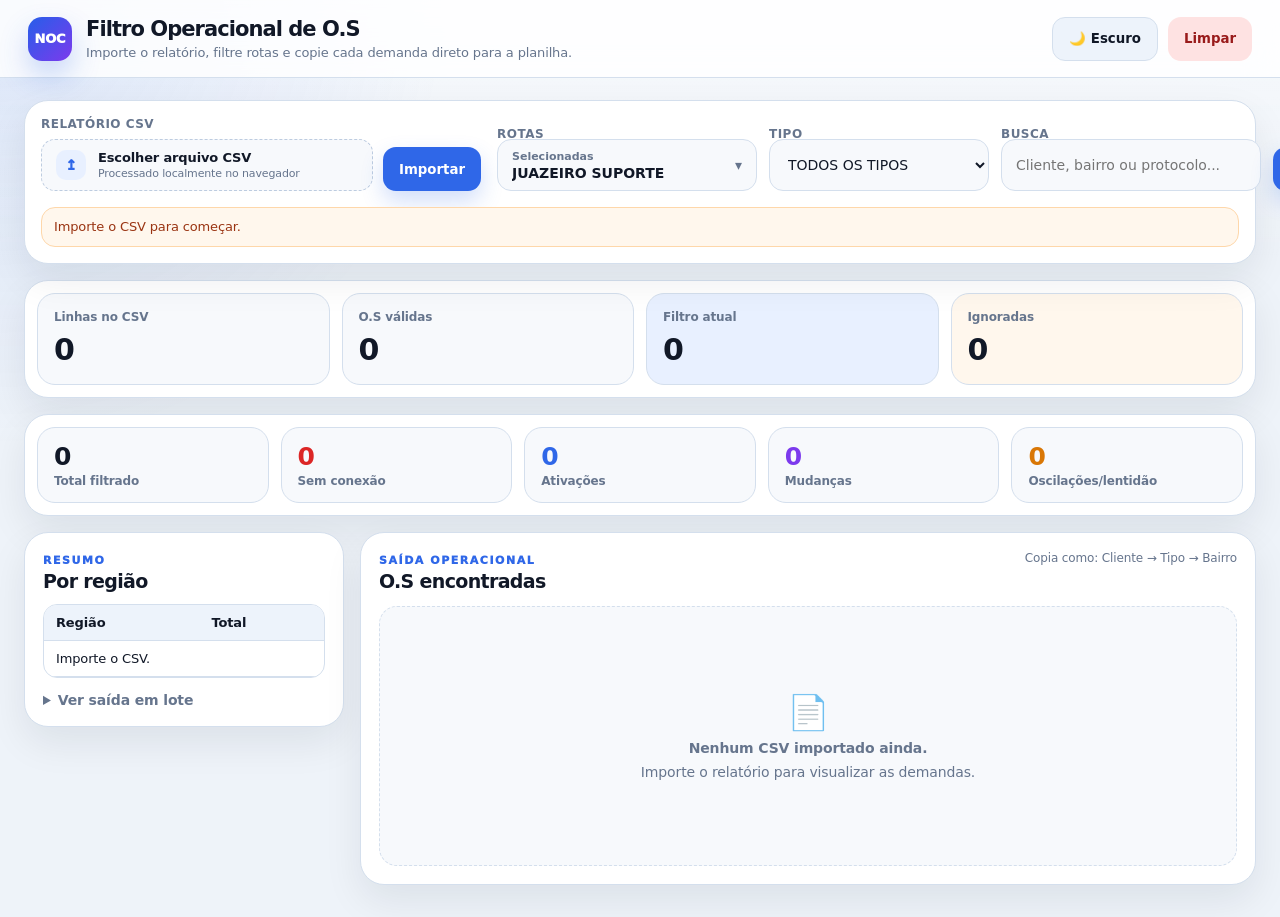
<file: index.html>
<!doctype html>
<html lang="pt-BR">
<head>
  <meta charset="UTF-8" />
  <meta name="viewport" content="width=device-width, initial-scale=1.0" />
  <title>NOC Rotas - Filtro Operacional</title>
  <link rel="stylesheet" href="./styles.css" />
</head>
<body>
  <header class="app-header">
    <div class="brand">
      <div class="brand-mark">NOC</div>
      <div>
        <h1>Filtro Operacional de O.S</h1>
        <p>Importe o relatório, filtre rotas e copie cada demanda direto para a planilha.</p>
      </div>
    </div>

    <div class="header-actions">
      <button class="btn btn-ghost" id="btnTema" type="button">🌙 Escuro</button>
      <button class="btn btn-danger" id="btnLimpar" type="button">Limpar</button>
    </div>
  </header>

  <main class="app-shell">
    <section class="command-center">
      <div class="upload-area">
        <div class="field-title">Relatório CSV</div>
        <label class="file-box" for="csvFile">
          <input id="csvFile" type="file" accept=".csv,text/csv" />
          <span class="file-icon">↥</span>
          <span class="file-text">
            <strong id="fileName">Escolher arquivo CSV</strong>
            <small>Processado localmente no navegador</small>
          </span>
        </label>
        <button class="btn btn-primary" id="btnImportar" type="button">Importar</button>
      </div>

      <div class="filters-area">
        <div class="filter-field filter-routes">
          <label>Rotas</label>
          <div class="multi-dropdown" id="rotasDropdown">
            <button type="button" class="multi-trigger" id="rotasTrigger">
              <span>
                <small>Selecionadas</small>
                <strong id="rotasResumo">JUAZEIRO SUPORTE</strong>
              </span>
              <span class="chevron">▾</span>
            </button>

            <div class="multi-menu" id="rotasMenu">
              <div class="multi-menu-header">
                <strong>Selecionar rotas</strong>
                <span>Marque quantas precisar</span>
              </div>
              <input id="buscaRota" class="multi-search" type="text" placeholder="Buscar rota..." />

              <div class="multi-actions">
                <button type="button" id="btnTodasRotas">Selecionar todas</button>
                <button type="button" id="btnLimparRotas">Limpar</button>
              </div>

              <div class="multi-list" id="listaRotas"></div>
            </div>
          </div>
        </div>

        <div class="filter-field">
          <label for="filtroTipo">Tipo</label>
          <select id="filtroTipo"></select>
        </div>

        <div class="filter-field search-field">
          <label for="buscaLivre">Busca</label>
          <input id="buscaLivre" type="text" placeholder="Cliente, bairro ou protocolo..." />
        </div>

        <button class="btn btn-secondary" id="btnCopiarLote" type="button">Copiar filtradas</button>
      </div>

      <div id="statusMsg" class="notice notice-warn">Importe o CSV para começar.</div>
    </section>

    <section class="stats-grid">
      <article class="stat-card">
        <span>Linhas no CSV</span>
        <strong id="totalImportado">0</strong>
      </article>
      <article class="stat-card">
        <span>O.S válidas</span>
        <strong id="totalContabilizado">0</strong>
      </article>
      <article class="stat-card stat-primary">
        <span>Filtro atual</span>
        <strong id="totalFiltrado">0</strong>
      </article>
      <article class="stat-card stat-soft">
        <span>Ignoradas</span>
        <strong id="totalIgnorado">0</strong>
      </article>
    </section>

    <section class="quick-summary">
      <article class="mini-card">
        <strong id="resumoTotal">0</strong>
        <span>Total filtrado</span>
      </article>
      <article class="mini-card red">
        <strong id="resumoSemConexao">0</strong>
        <span>Sem conexão</span>
      </article>
      <article class="mini-card blue">
        <strong id="resumoAtivacao">0</strong>
        <span>Ativações</span>
      </article>
      <article class="mini-card purple">
        <strong id="resumoMudancas">0</strong>
        <span>Mudanças</span>
      </article>
      <article class="mini-card amber">
        <strong id="resumoLentidao">0</strong>
        <span>Oscilações/lentidão</span>
      </article>
    </section>

    <section class="workspace">
      <aside class="side-card">
        <div class="card-title compact">
          <div>
            <span class="section-kicker">RESUMO</span>
            <h2>Por região</h2>
          </div>
        </div>
        <div class="summary-table-wrap">
          <table class="summary-table">
            <thead>
              <tr>
                <th>Região</th>
                <th>Total</th>
              </tr>
            </thead>
            <tbody id="resumoTabela">
              <tr><td colspan="2">Importe o CSV.</td></tr>
            </tbody>
          </table>
        </div>

        <details class="lote-details">
          <summary>Ver saída em lote</summary>
          <textarea id="saidaLote" readonly placeholder="As O.S filtradas aparecem aqui em formato de colunas..."></textarea>
        </details>
      </aside>

      <section class="result-card">
        <div class="card-title result-title">
          <div>
            <span class="section-kicker">SAÍDA OPERACIONAL</span>
            <h2>O.S encontradas</h2>
          </div>
          <span class="hint">Copia como: Cliente → Tipo → Bairro</span>
        </div>

        <div id="lista" class="os-list">
          <div class="empty-state">
            <div class="empty-icon">📄</div>
            <strong>Nenhum CSV importado ainda.</strong>
            <span>Importe o relatório para visualizar as demandas.</span>
          </div>
        </div>
      </section>
    </section>
  </main>

  <script src="./app.js"></script>
</body>
</html>
</file>
<file: styles.css>
:root {
  color-scheme: light;
  --bg: #eef3f9;
  --surface: #ffffff;
  --surface-soft: #f7f9fc;
  --surface-strong: #edf3fb;
  --line: #d4dfed;
  --line-strong: #bdcce0;
  --text: #111827;
  --muted: #66758d;
  --primary: #2f67e8;
  --primary-dark: #1e50c9;
  --primary-soft: #e8f0ff;
  --success: #16a34a;
  --danger: #dc2626;
  --warning: #d97706;
  --purple: #7c3aed;
  --shadow: 0 16px 38px rgba(15, 23, 42, .08);
  --shadow-menu: 0 24px 70px rgba(15, 23, 42, .22);
  --radius-xl: 24px;
  --radius-lg: 18px;
  --radius-md: 14px;
  --font: Inter, ui-sans-serif, system-ui, -apple-system, BlinkMacSystemFont, "Segoe UI", Roboto, Arial, sans-serif;
}

body.dark {
  color-scheme: dark;
  --bg: #0b1020;
  --surface: #121a2a;
  --surface-soft: #0f172a;
  --surface-strong: #1a2437;
  --line: #2d3b52;
  --line-strong: #3b4e69;
  --text: #f8fafc;
  --muted: #a8b6ca;
  --primary: #6c8dff;
  --primary-dark: #5276ea;
  --primary-soft: #101d3a;
  --shadow: 0 18px 46px rgba(0, 0, 0, .34);
  --shadow-menu: 0 30px 90px rgba(0, 0, 0, .55);
}

* { box-sizing: border-box; }

html { scroll-behavior: smooth; }

body {
  margin: 0;
  min-height: 100vh;
  font-family: var(--font);
  background:
    radial-gradient(circle at top left, rgba(47, 103, 232, .13), transparent 28rem),
    linear-gradient(180deg, rgba(255,255,255,.55), transparent 16rem),
    var(--bg);
  color: var(--text);
  font-size: 14px;
  letter-spacing: -.01em;
}

body.dark {
  background:
    radial-gradient(circle at top left, rgba(108, 141, 255, .14), transparent 28rem),
    var(--bg);
}

button,
input,
select,
textarea { font-family: var(--font); }

button { user-select: none; }

.app-header {
  position: sticky;
  top: 0;
  z-index: 40;
  min-height: 78px;
  display: flex;
  align-items: center;
  justify-content: space-between;
  gap: 18px;
  padding: 16px 28px;
  background: rgba(255, 255, 255, .82);
  border-bottom: 1px solid var(--line);
  backdrop-filter: blur(16px);
}

body.dark .app-header { background: rgba(7, 11, 24, .86); }

.brand { display: flex; align-items: center; gap: 14px; min-width: 0; }

.brand-mark {
  width: 44px;
  height: 44px;
  flex: 0 0 44px;
  border-radius: 14px;
  display: grid;
  place-items: center;
  color: white;
  font-weight: 950;
  font-size: 13px;
  background: linear-gradient(135deg, #265ee9, #7c3aed);
  box-shadow: 0 14px 28px rgba(49, 104, 229, .25);
}

.brand h1 { margin: 0; font-size: 21px; letter-spacing: -.045em; }
.brand p { margin: 4px 0 0; color: var(--muted); font-size: 13px; }
.header-actions { display: flex; gap: 10px; align-items: center; }

.app-shell {
  width: min(1440px, 100%);
  margin: 0 auto;
  padding: 22px 24px 32px;
  display: grid;
  gap: 16px;
}

.btn {
  border: 0;
  border-radius: 13px;
  height: 44px;
  padding: 0 16px;
  color: white;
  font-weight: 850;
  cursor: pointer;
  background: var(--primary);
  transition: transform .13s ease, box-shadow .13s ease, opacity .13s ease, background .13s ease;
  box-shadow: 0 10px 22px rgba(47, 103, 232, .22);
  white-space: nowrap;
}

.btn:hover { transform: translateY(-1px); opacity: .97; }
.btn:active { transform: translateY(0); }
.btn-primary { background: var(--primary); }
.btn-secondary { background: var(--primary); }
.btn-ghost {
  color: var(--text);
  background: var(--surface-strong);
  border: 1px solid var(--line);
  box-shadow: none;
}
.btn-danger { background: #fee2e2; color: #991b1b; box-shadow: none; }
body.dark .btn-danger { background: #46191d; color: #fecaca; }

.command-center,
.stats-grid,
.quick-summary,
.side-card,
.result-card {
  background: var(--surface);
  border: 1px solid var(--line);
  border-radius: var(--radius-xl);
  box-shadow: var(--shadow);
}

.command-center {
  padding: 16px;
  display: grid;
  grid-template-columns: 440px minmax(0, 1fr);
  gap: 16px;
  align-items: end;
  position: relative;
  overflow: visible;
}

.upload-area {
  display: grid;
  grid-template-columns: minmax(190px, 1fr) auto;
  gap: 10px;
  align-items: end;
}

.field-title,
.filter-field label {
  display: block;
  grid-column: 1 / -1;
  color: var(--muted);
  font-weight: 900;
  font-size: 12px;
  letter-spacing: .04em;
  text-transform: uppercase;
  margin-bottom: -2px;
}

.file-box {
  height: 52px;
  display: flex;
  align-items: center;
  gap: 12px;
  padding: 0 14px;
  border: 1px dashed var(--line-strong);
  background: var(--surface-soft);
  border-radius: var(--radius-md);
  cursor: pointer;
  min-width: 0;
}
.file-box:hover { border-color: var(--primary); background: var(--primary-soft); }
.file-box input { display: none; }
.file-icon {
  width: 30px;
  height: 30px;
  flex: 0 0 30px;
  display: grid;
  place-items: center;
  border-radius: 10px;
  background: var(--primary-soft);
  color: var(--primary);
  font-weight: 950;
}
.file-text { min-width: 0; }
.file-box strong {
  display: block;
  overflow: hidden;
  text-overflow: ellipsis;
  white-space: nowrap;
  font-size: 13px;
}
.file-box small { display: block; color: var(--muted); font-size: 11px; margin-top: 2px; }

.filters-area {
  display: grid;
  grid-template-columns: minmax(260px, 1.1fr) minmax(220px, .85fr) minmax(260px, 1fr) auto;
  gap: 12px;
  align-items: end;
  min-width: 0;
}

.filter-field { min-width: 0; }

select,
input[type="text"] {
  width: 100%;
  height: 52px;
  background: var(--surface-soft);
  color: var(--text);
  border: 1px solid var(--line);
  border-radius: var(--radius-md);
  padding: 0 14px;
  outline: none;
  font-size: 14px;
  transition: border .13s ease, box-shadow .13s ease, background .13s ease;
}
select:hover,
input[type="text"]:hover { border-color: var(--line-strong); }
select:focus,
input[type="text"]:focus,
textarea:focus {
  border-color: var(--primary);
  box-shadow: 0 0 0 4px rgba(47, 103, 232, .12);
}

.notice {
  grid-column: 1 / -1;
  padding: 10px 12px;
  border-radius: 14px;
  font-size: 13px;
  line-height: 1.35;
}
.notice-ok { background: #dcfce7; color: #166534; border: 1px solid #86efac; }
.notice-warn { background: #fff7ed; color: #9a3412; border: 1px solid #fed7aa; }
body.dark .notice-ok { background: #052e24; color: #c9ffeb; border-color: #0f7b5d; }
body.dark .notice-warn { background: #3a2a05; color: #ffe9b0; border-color: #9f6b00; }

.stats-grid {
  padding: 12px;
  display: grid;
  grid-template-columns: repeat(4, minmax(0, 1fr));
  gap: 12px;
}
.stat-card {
  min-height: 92px;
  padding: 16px;
  border: 1px solid var(--line);
  border-radius: var(--radius-lg);
  background: var(--surface-soft);
  display: flex;
  flex-direction: column;
  justify-content: center;
}
.stat-card span { color: var(--muted); font-weight: 850; font-size: 12px; }
.stat-card strong { margin-top: 8px; font-size: 30px; letter-spacing: -.055em; }
.stat-primary { background: var(--primary-soft); }
.stat-soft { background: #fff7ed; }
body.dark .stat-soft { background: #2b2115; }

.quick-summary {
  padding: 12px;
  display: grid;
  grid-template-columns: repeat(5, 1fr);
  gap: 12px;
}
.mini-card {
  min-height: 72px;
  padding: 14px 16px;
  border: 1px solid var(--line);
  border-radius: var(--radius-lg);
  background: var(--surface-soft);
}
.mini-card strong { display: block; font-size: 25px; letter-spacing: -.045em; }
.mini-card span { display: block; color: var(--muted); font-weight: 850; font-size: 12px; margin-top: 3px; }
.mini-card.red strong { color: var(--danger); }
.mini-card.blue strong { color: var(--primary); }
.mini-card.purple strong { color: var(--purple); }
.mini-card.amber strong { color: var(--warning); }

.multi-dropdown { position: relative; width: 100%; }
.multi-trigger {
  width: 100%;
  height: 52px;
  border: 1px solid var(--line);
  background: var(--surface-soft);
  color: var(--text);
  border-radius: var(--radius-md);
  padding: 0 14px;
  display: flex;
  align-items: center;
  justify-content: space-between;
  gap: 12px;
  cursor: pointer;
  text-align: left;
  transition: border .13s ease, box-shadow .13s ease, background .13s ease;
}
.multi-trigger:hover { border-color: var(--primary); background: var(--primary-soft); }
.multi-trigger small { display: block; color: var(--muted); font-size: 11px; font-weight: 850; margin-bottom: 2px; }
.multi-trigger strong { display: block; overflow: hidden; text-overflow: ellipsis; white-space: nowrap; font-size: 14px; }
.chevron { color: var(--muted); font-size: 14px; }

.multi-menu {
  display: none;
  position: absolute;
  z-index: 120;
  top: calc(100% + 8px);
  left: 0;
  width: 390px;
  max-width: calc(100vw - 48px);
  overflow: hidden;
  background: var(--surface);
  border: 1px solid var(--line);
  border-radius: 18px;
  box-shadow: var(--shadow-menu);
  padding: 12px;
}
.multi-menu.open { display: block; animation: menuIn .12s ease-out; }
@keyframes menuIn { from { transform: translateY(-4px); opacity: .7; } to { transform: translateY(0); opacity: 1; } }
.multi-menu-header {
  padding: 2px 2px 10px;
  display: flex;
  align-items: baseline;
  justify-content: space-between;
  gap: 10px;
}
.multi-menu-header strong { font-size: 14px; }
.multi-menu-header span { color: var(--muted); font-size: 12px; }
.multi-search {
  width: 100%;
  height: 42px;
  background: var(--surface-soft);
  border: 1px solid var(--line);
  color: var(--text);
  border-radius: 12px;
  padding: 0 12px;
  outline: none;
}
.multi-actions { display: grid; grid-template-columns: 1fr 1fr; gap: 8px; margin: 10px 0; }
.multi-actions button {
  height: 36px;
  border: 1px solid var(--line);
  border-radius: 10px;
  background: var(--surface-strong);
  color: var(--text);
  font-weight: 850;
  cursor: pointer;
}
.multi-actions button:hover { border-color: var(--primary); }
.multi-list {
  max-height: 292px;
  overflow-y: auto;
  display: grid;
  gap: 4px;
  padding-right: 4px;
}
.multi-list::-webkit-scrollbar,
.summary-table-wrap::-webkit-scrollbar { width: 9px; }
.multi-list::-webkit-scrollbar-thumb,
.summary-table-wrap::-webkit-scrollbar-thumb { background: var(--line-strong); border-radius: 999px; }
.multi-item {
  min-height: 38px;
  padding: 8px 9px;
  border-radius: 12px;
  display: flex;
  align-items: center;
  justify-content: space-between;
  gap: 10px;
  cursor: pointer;
  transition: background .12s ease;
}
.multi-item:hover { background: rgba(47, 103, 232, .1); }
.multi-item-left { display: flex; align-items: center; gap: 9px; font-weight: 780; min-width: 0; }
.multi-item-left span { overflow: hidden; text-overflow: ellipsis; white-space: nowrap; }
.multi-item input { width: 16px; height: 16px; accent-color: var(--primary); }
.multi-count { color: var(--muted); font-size: 12px; font-weight: 900; }

.workspace { display: grid; grid-template-columns: 320px minmax(0, 1fr); gap: 16px; align-items: start; }
.side-card,
.result-card { padding: 18px; }
.card-title { display: flex; align-items: flex-start; justify-content: space-between; gap: 14px; margin-bottom: 14px; }
.card-title.compact { margin-bottom: 12px; }
.section-kicker { color: var(--primary); font-size: 11px; font-weight: 950; letter-spacing: .14em; }
.card-title h2 { margin: 3px 0 0; font-size: 19px; letter-spacing: -.035em; }
.hint { color: var(--muted); font-size: 12px; white-space: nowrap; }
.summary-table-wrap { max-height: 320px; overflow: auto; border: 1px solid var(--line); border-radius: 14px; }
.summary-table { width: 100%; border-collapse: collapse; font-size: 13px; }
.summary-table th,
.summary-table td { padding: 10px 12px; border-bottom: 1px solid var(--line); text-align: left; }
.summary-table th { position: sticky; top: 0; background: var(--surface-strong); z-index: 1; }
.lote-details { margin-top: 14px; }
.lote-details summary { cursor: pointer; color: var(--muted); font-weight: 850; }
textarea {
  width: 100%;
  height: 150px;
  background: var(--surface-soft);
  color: var(--text);
  border: 1px solid var(--line);
  border-radius: 14px;
  padding: 12px;
  resize: vertical;
  outline: none;
  line-height: 1.45;
  margin-top: 10px;
}
.os-list { display: grid; gap: 10px; }
.os-card {
  display: grid;
  grid-template-columns: minmax(0, 1fr) auto;
  gap: 16px;
  align-items: center;
  padding: 15px;
  border: 1px solid var(--line);
  border-left: 5px solid var(--primary);
  border-radius: 18px;
  background: var(--surface-soft);
  transition: transform .12s ease, border-color .12s ease, box-shadow .12s ease;
}
.os-card:hover { transform: translateY(-1px); border-color: rgba(47, 103, 232, .55); box-shadow: 0 10px 26px rgba(15, 23, 42, .08); }
.os-title { font-size: 16px; font-weight: 950; letter-spacing: -.025em; margin-bottom: 7px; }
.os-sub { display: flex; flex-wrap: wrap; gap: 7px; }
.badge { padding: 5px 8px; border-radius: 999px; background: var(--primary-soft); color: var(--primary); font-size: 12px; font-weight: 850; }
.badge.red { color: #b91c1c; background: #fee2e2; }
.badge.amber { color: #92400e; background: #fef3c7; }
.badge.green { color: #166534; background: #dcfce7; }
.badge.purple { color: #6d28d9; background: #ede9fe; }
body.dark .badge.red { background: #411b22; color: #fecaca; }
body.dark .badge.amber { background: #3a2a05; color: #fde68a; }
body.dark .badge.green { background: #052e24; color: #bbf7d0; }
body.dark .badge.purple { background: #27164a; color: #ddd6fe; }
.empty-state {
  min-height: 260px;
  display: grid;
  place-items: center;
  align-content: center;
  gap: 8px;
  color: var(--muted);
  border: 1px dashed var(--line);
  border-radius: 18px;
  background: var(--surface-soft);
  text-align: center;
}
.empty-icon { font-size: 34px; }

@media (max-width: 1180px) {
  .command-center { grid-template-columns: 1fr; }
  .filters-area { grid-template-columns: 1fr 1fr; }
  .stats-grid,
  .quick-summary { grid-template-columns: repeat(2, 1fr); }
  .workspace { grid-template-columns: 1fr; }
}

@media (max-width: 720px) {
  .app-header { position: static; flex-direction: column; align-items: stretch; }
  .header-actions { width: 100%; }
  .header-actions .btn { flex: 1; }
  .app-shell { padding: 14px; }
  .upload-area,
  .filters-area,
  .stats-grid,
  .quick-summary { grid-template-columns: 1fr; }
  .multi-menu { width: 100%; max-width: 100%; }
  .os-card { grid-template-columns: 1fr; }
  .os-card .btn { width: 100%; }
}
</file>
